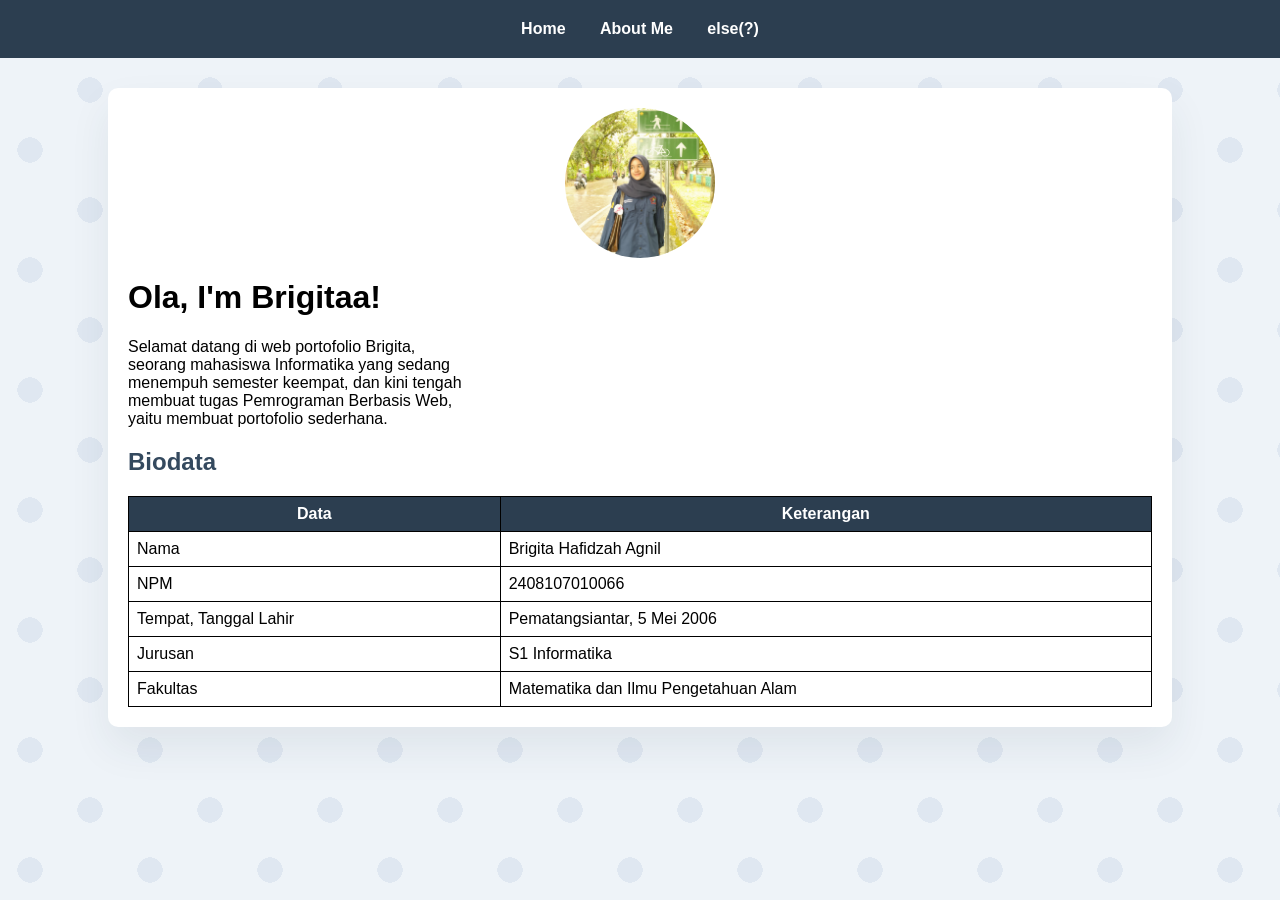
<file: index.html>
<!DOCTYPE html>
<html>
<head>
    <title>Portfolio - Brigita - 2466</title>
    <link rel="stylesheet" href="style.css">
</head>
<body>

    <nav>
        <a href="index.html">Home</a>
        <a href="about.html">About Me</a>
        <a href="fun.html">else(?)</a>
    </nav>

    <div class="container">
        <img src="foto.jpeg" alt="Foto Saya" class="foto">

        <h1>Ola, I'm Brigitaa!</h1>
        <p>Selamat datang di web portofolio Brigita, <br>seorang mahasiswa Informatika yang sedang <br> menempuh semester keempat, dan kini tengah <br> membuat tugas Pemrograman Berbasis Web, <br> yaitu membuat portofolio sederhana.</p>

        <h2>Biodata</h2>
        <table>
            <tr>
                <th>Data</th>
                <th>Keterangan</th>
            </tr>
            <tr>
                <td>Nama</td>
                <td>Brigita Hafidzah Agnil</td>
            </tr>
            <tr>
                <td>NPM</td>
                <td>2408107010066</td>
            </tr>
            <tr>
                <td>Tempat, Tanggal Lahir</td>
                <td>Pematangsiantar, 5 Mei 2006</td>
            </tr>
            <tr>
                <td>Jurusan</td>
                <td>S1 Informatika</td>
            </tr>
            <tr>
                <td>Fakultas</td>
                <td>Matematika dan Ilmu Pengetahuan Alam</td>
            </tr>
        </table>

    </div>

</body>
</html>
</file>
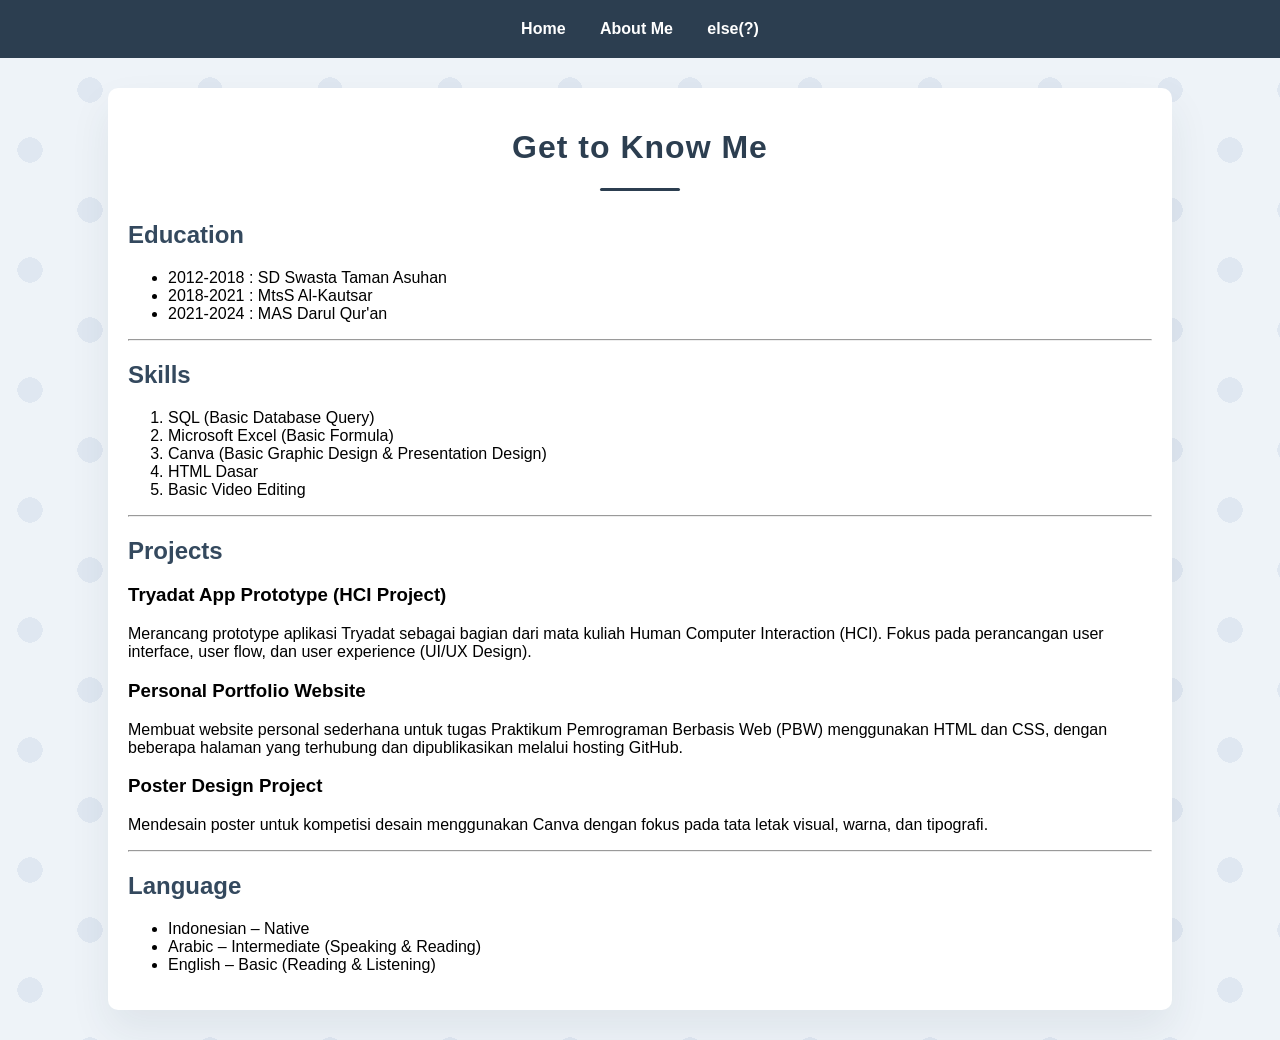
<file: about.html>
<!DOCTYPE html>
<html>
<head>
    <title>About Me</title>
    <link rel="stylesheet" href="style.css">
</head>
<body>

    <nav>
        <a href="index.html">Home</a>
        <a href="about.html">About Me</a>
        <a href="fun.html">else(?)</a>
    </nav>

    <div class="container">
        <h1 class="title">Get to Know Me</h1>
        <hr class="firstline">
        <h2>Education</h2>
        <ul>
            <li>2012-2018 : SD Swasta Taman Asuhan</li>
            <li>2018-2021 : MtsS Al-Kautsar</li>
            <li>2021-2024 : MAS Darul Qur'an</li>
        </ul>
        <hr>
        <h2>Skills</h2>
        <ol>
            <li>SQL (Basic Database Query)</li>
            <li>Microsoft Excel (Basic Formula)</li>
            <li>Canva (Basic Graphic Design & Presentation Design) </li>
            <li>HTML Dasar</li>
            <li>Basic Video Editing</li>
        </ol>
        <hr>
        <h2>Projects</h2>
        <h3>Tryadat App Prototype (HCI Project)</h3>
        <p>
            Merancang prototype aplikasi Tryadat sebagai bagian dari mata kuliah Human Computer Interaction (HCI). Fokus pada perancangan user interface, user flow, dan user experience (UI/UX Design).
        </p>
        <h3>Personal Portfolio Website</h3>
        <p>
            Membuat website personal sederhana untuk tugas Praktikum Pemrograman Berbasis Web (PBW) menggunakan HTML dan CSS, dengan beberapa halaman yang terhubung dan dipublikasikan melalui hosting GitHub.
        </p>
        <h3>Poster Design Project</h3>
        <p>
            Mendesain poster untuk kompetisi desain menggunakan Canva dengan fokus pada tata letak visual, warna, dan tipografi.
        </p>
        <hr>
        <h2>Language</h2>
        <ul>
            <li>Indonesian – Native</li>
            <li>Arabic – Intermediate (Speaking & Reading)</li>
            <li>English – Basic (Reading & Listening)</li>
        </ul>
    </div>
</body>
</html>
</file>
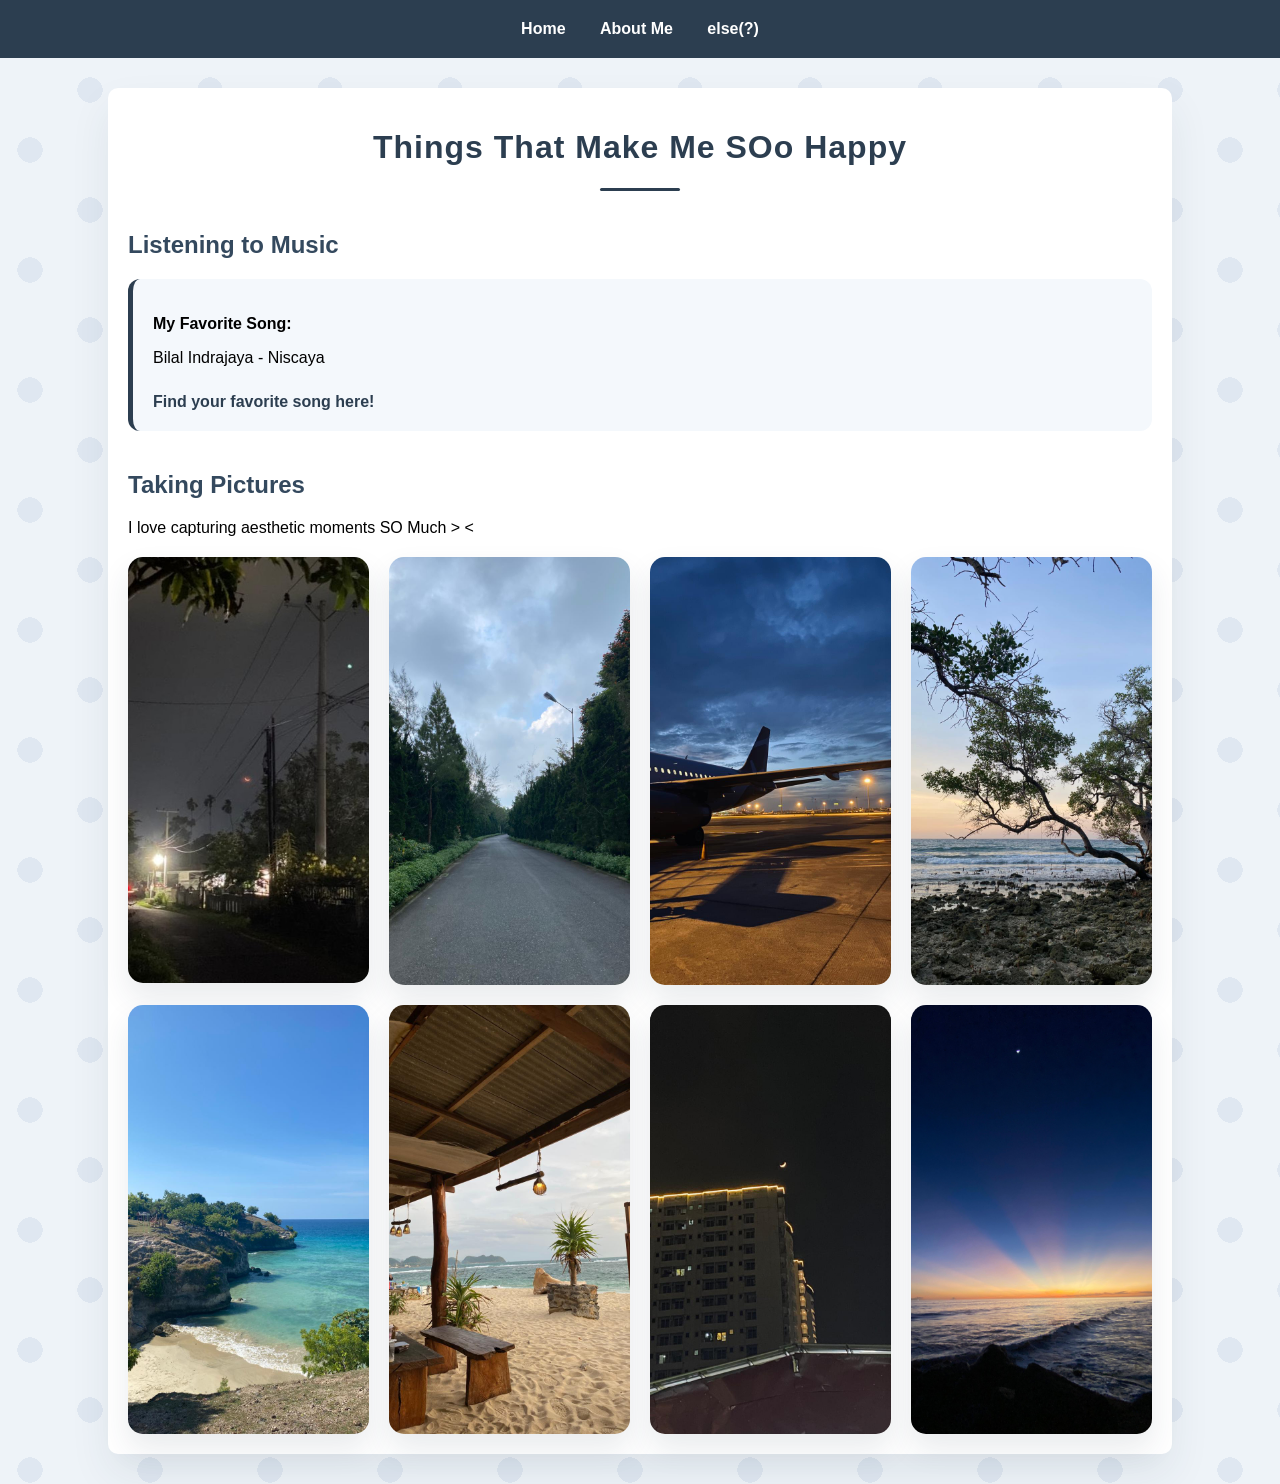
<file: fun.html>
<!DOCTYPE html>
<html>
<head>
    <title>else(?)</title>
    <link rel="stylesheet" href="style.css">
</head>
<body>

<nav>
    <a href="index.html">Home</a>
    <a href="about.html">About Me</a>
    <a href="fun.html">else(?)</a>
</nav>

<div class="container">

    <h1 class="title">Things That Make Me SOo Happy</h1>
    <hr class="firstline">

    <!-- music -->
    <section class="music">
        <h2>Listening to Music</h2>

        <div class="music-card">
            <p><strong>My Favorite Song:</strong></p>
            <p>Bilal Indrajaya - Niscaya</p>

            <a href="https://www.youtube.com/" target="_blank">
            Find your favorite song here!
            </a>
        </div>
    </section>


    <!-- pictures -->
    <section class="pictures">
        <h2>Taking Pictures</h2>
        <p>I love capturing aesthetic moments SO Much > < </p>

        <div class="gallery">
            <img src="foto1.jpeg" alt="crescent moon">
            <img src="foto2.jpeg" alt="scenic street">
            <img src="foto3.jpeg" alt="airport sunset">
            <img src="foto4.jpeg" alt="trees beach">
            <img src="foto5.jpeg" alt="coastal beach">
            <img src="foto6.jpeg" alt="beautiful beach">
            <img src="foto7.jpeg" alt="city crescent">
            <img src="foto8.jpeg" alt="moon sunset">
        </div>
    </section>

</div>

</body>
</html>
</file>
<file: style.css>
body {
    font-family: Arial, sans-serif;
    margin: 0;
    background-color: #eef3f8;
    background-image: 
        radial-gradient(circle at 25% 25%, #dfe7f1 10%, transparent 10%),
        radial-gradient(circle at 75% 75%, #dfe7f1 10%, transparent 10%);
    background-size: 120px 120px;
}

nav {
    background-color: #2c3e50;
    padding: 20px;
    text-align: center;
}

nav a {
    color: white;
    text-decoration: none;
    margin: 0 15px;
    font-weight: bold;
}

nav a:hover {
    color: #92a8c8;
}

.container {
    width: 80%;
    margin: 30px auto;
    background: white;
    padding: 20px;
    border-radius: 10px;
    box-shadow: 0 20px 40px rgba(44, 62, 80, 0.08);
    animation: fadeIn 0.8s ease-in-out;
}

.title {
    text-align: center;
    font-size: 32px;
    color: #2c3e50;
    letter-spacing: 1px;
}

.firstline {
    border: none;
    height: 3px;
    width: 80px;
    background: #2c3e50;
    margin: 15px auto 30px;
    border-radius: 10px;
}

table {
    width: 100%;
    border-collapse: collapse;
    margin-top: 20px;
}

table, th, td {
    border: 1px solid black;
    padding: 8px;
}

th {
    background-color: #2c3e50;
    color: white;
}

.foto {
    width: 150px;
    border-radius: 50%;
    display: block;
    margin: 0 auto;
}

section {
    margin-top: 40px;
}

h2 {
    color: #34495e;
}

.music-card {
    background: #f4f8fc;
    padding: 20px;
    border-left: 5px solid #2c3e50;
    border-radius: 12px;
    margin-top: 15px;
    transition: 0.3s;
}

.music-card:hover {
    transform: translateY(-6px);
    box-shadow: 0 15px 30px rgba(0,0,0,0.08);
}

.music-card a {
    display: inline-block;
    margin-top: 10px;
    color: #2c3e50;
    font-weight: bold;
    text-decoration: none;
}

.music-card a:hover {
    color: #5d6d7e;
}

.gallery {
    display: grid;
    grid-template-columns: repeat(auto-fit, minmax(200px, 1fr));
    gap: 20px;
    margin-top: 20px;
}

.gallery img {
    width: 100%;
    border-radius: 15px;
    transition: all 0.3s ease;
    box-shadow: 0 15px 30px rgba(44, 62, 80, 0.1);
}

.gallery img:hover {
    transform: scale(1.05);
}

@keyframes fadeIn {
    from {
        opacity: 0;
        transform: translateY(20px);
    }
    to {
        opacity: 1;
        transform: translateY(0);
    }
}
</file>
